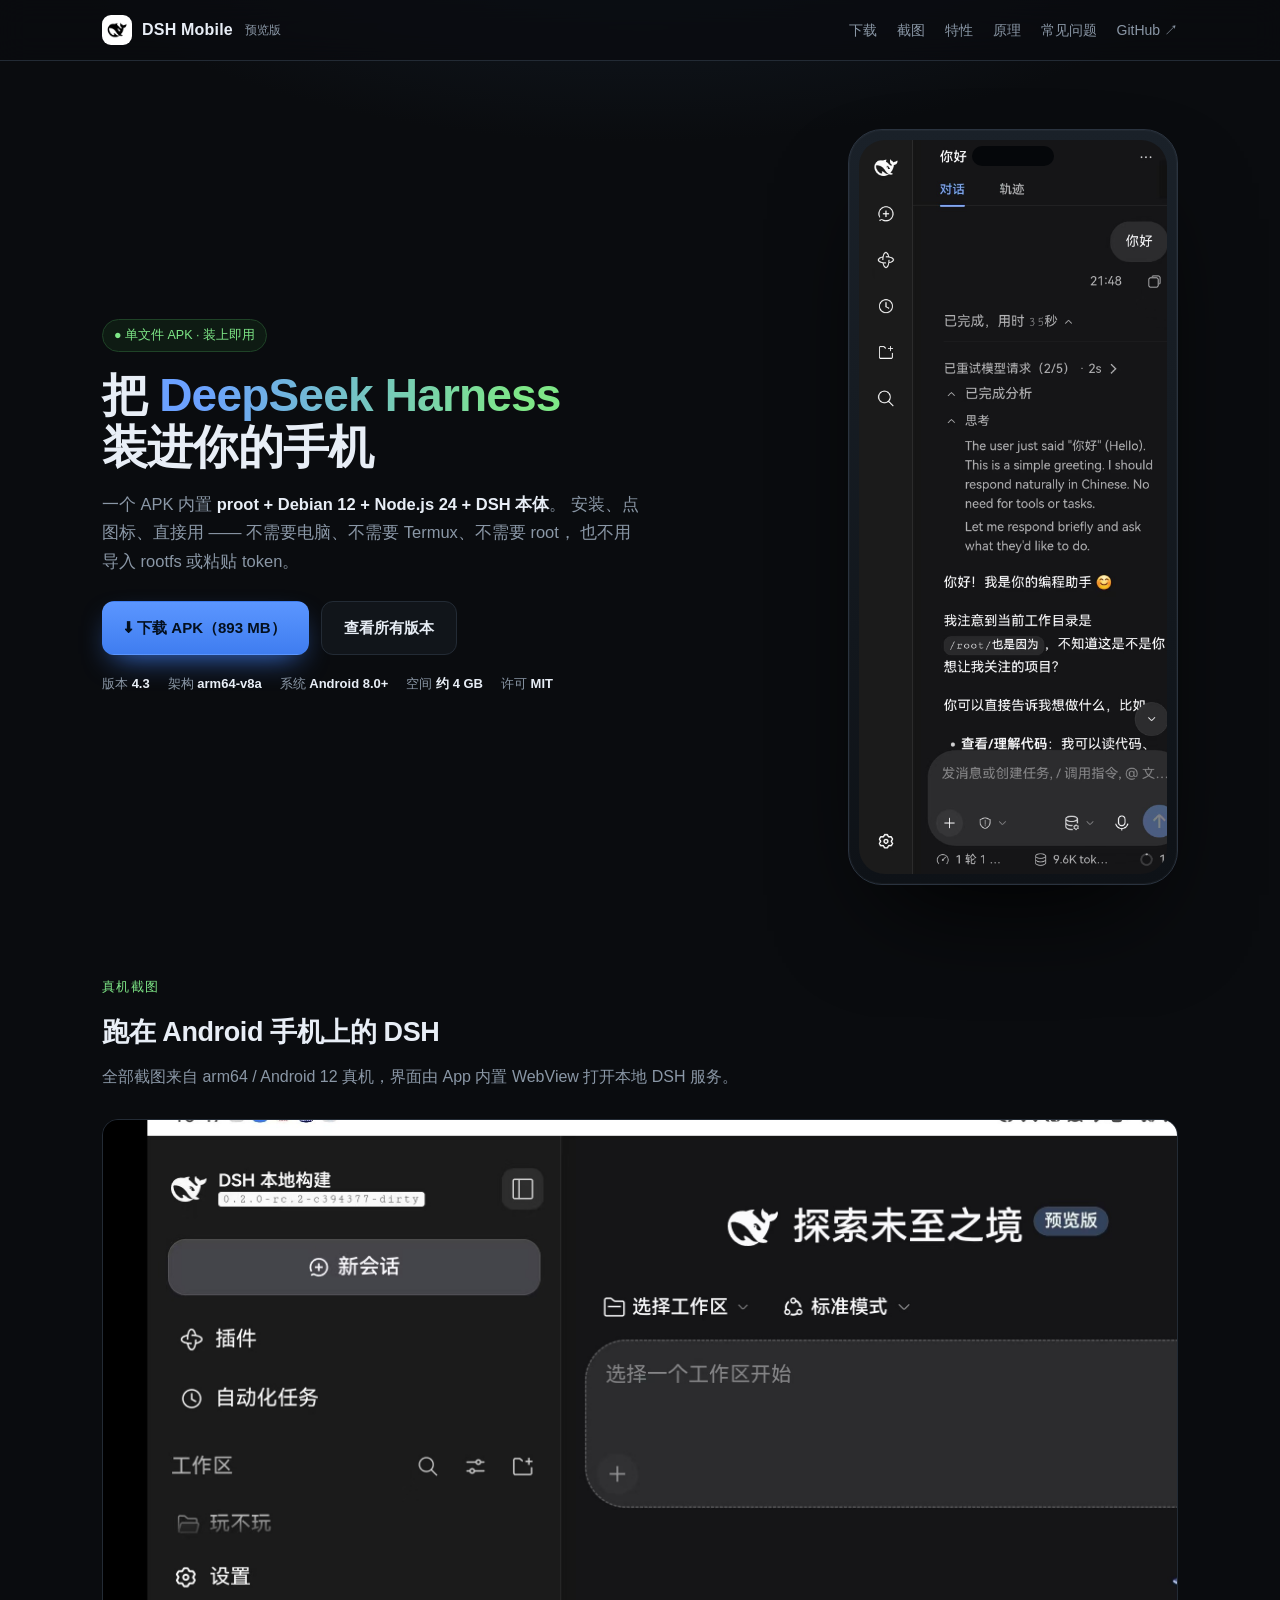
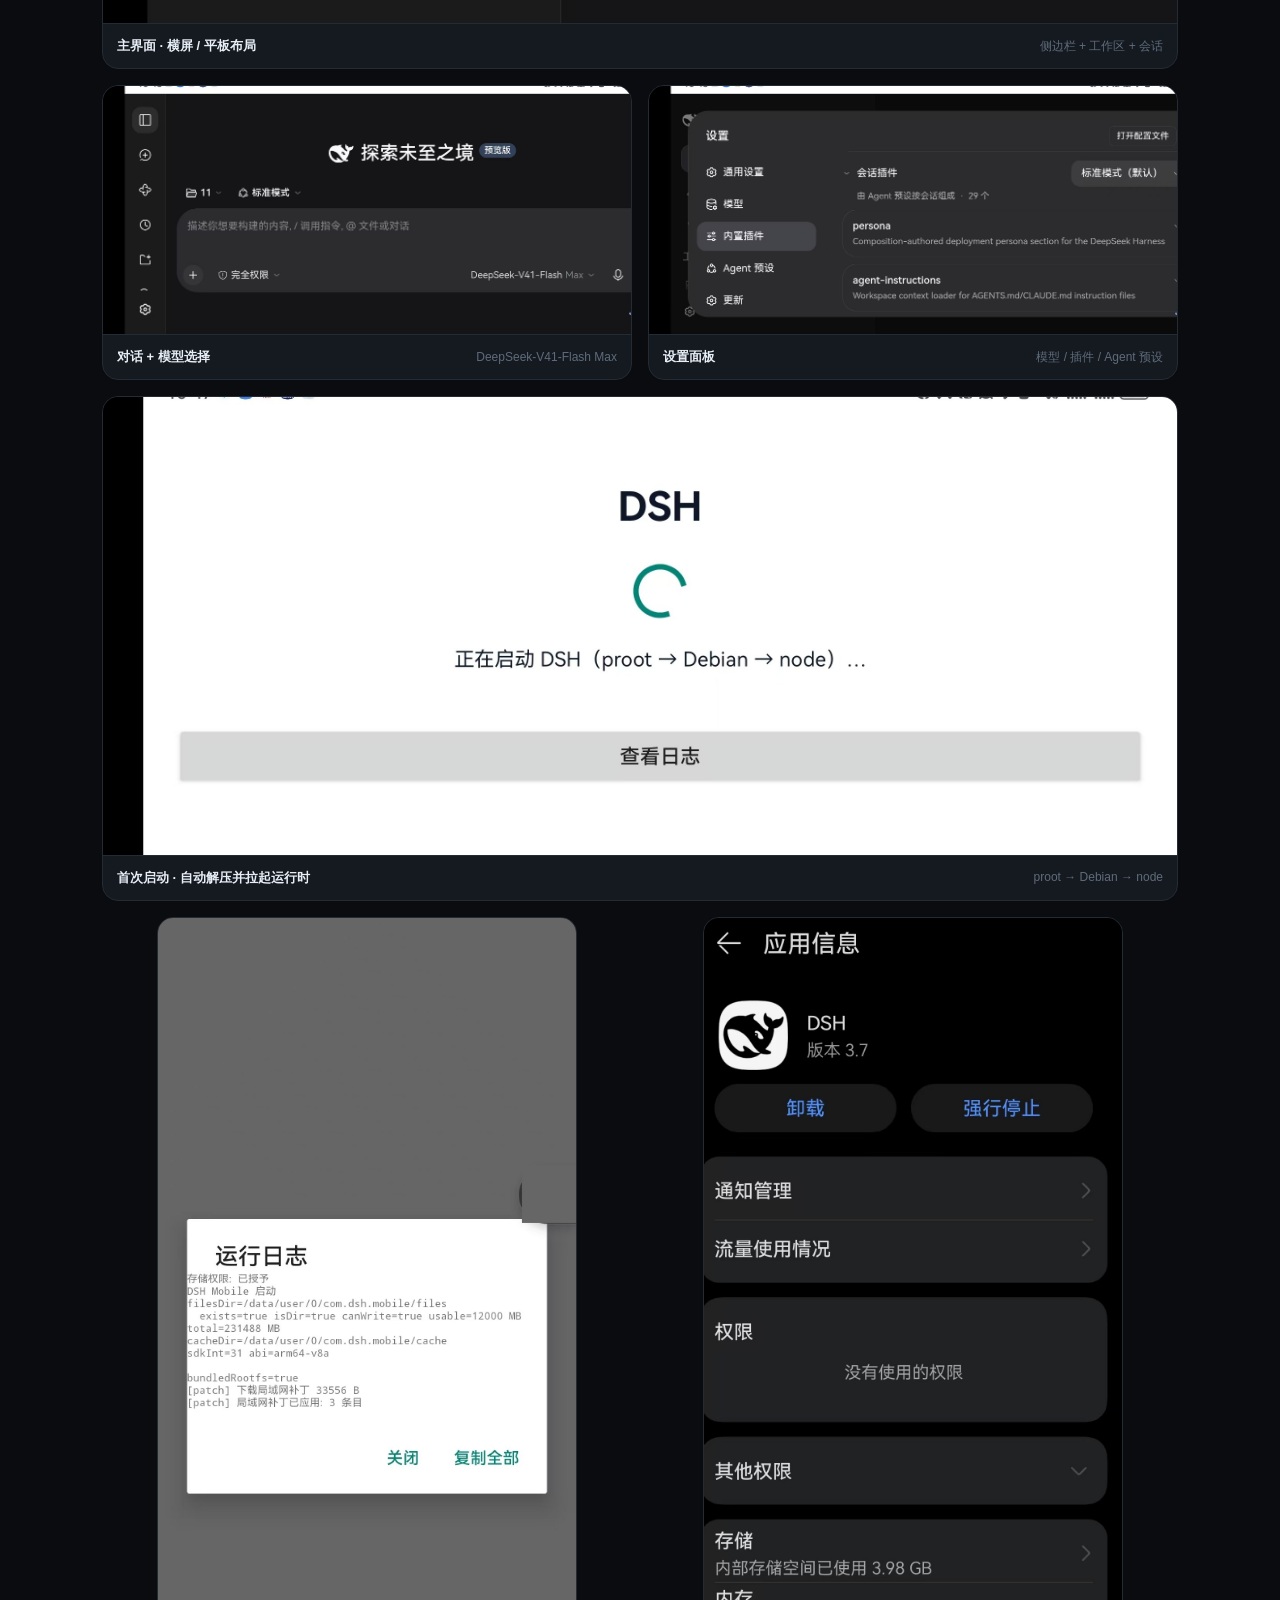
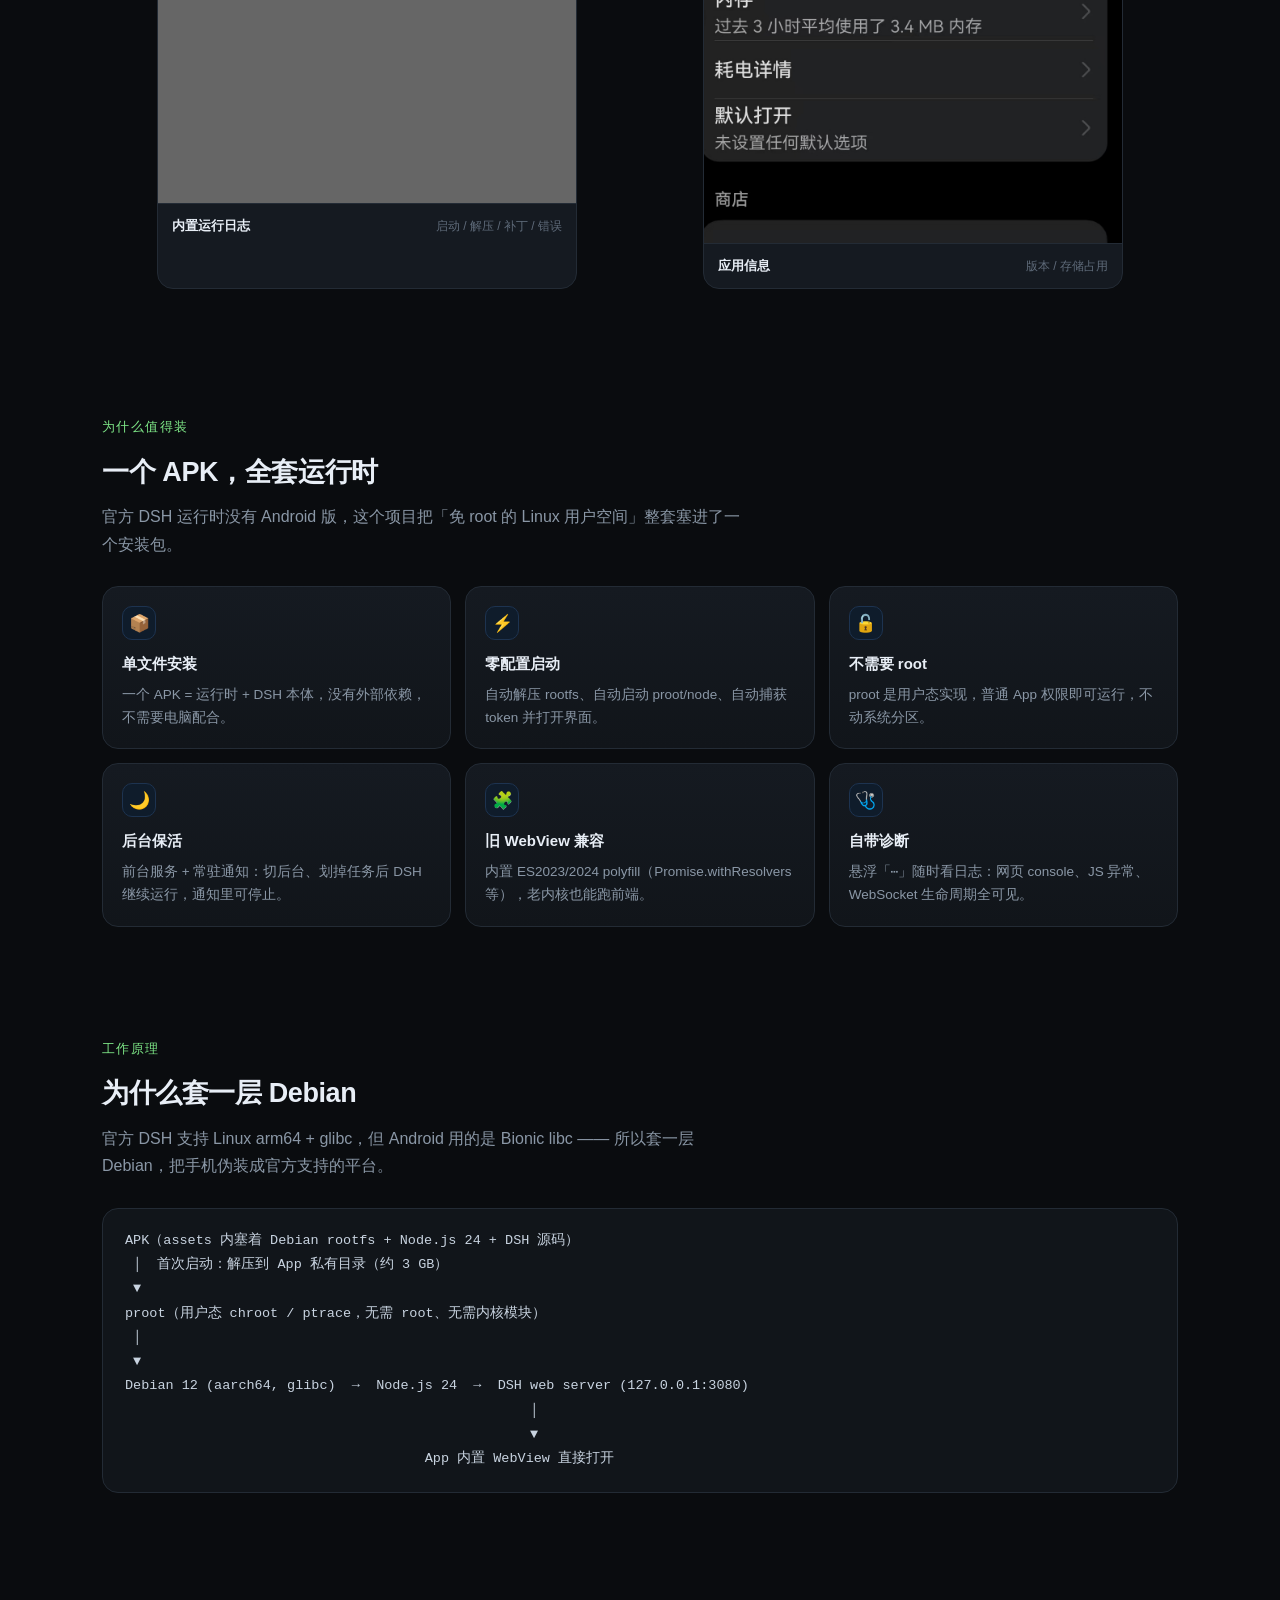
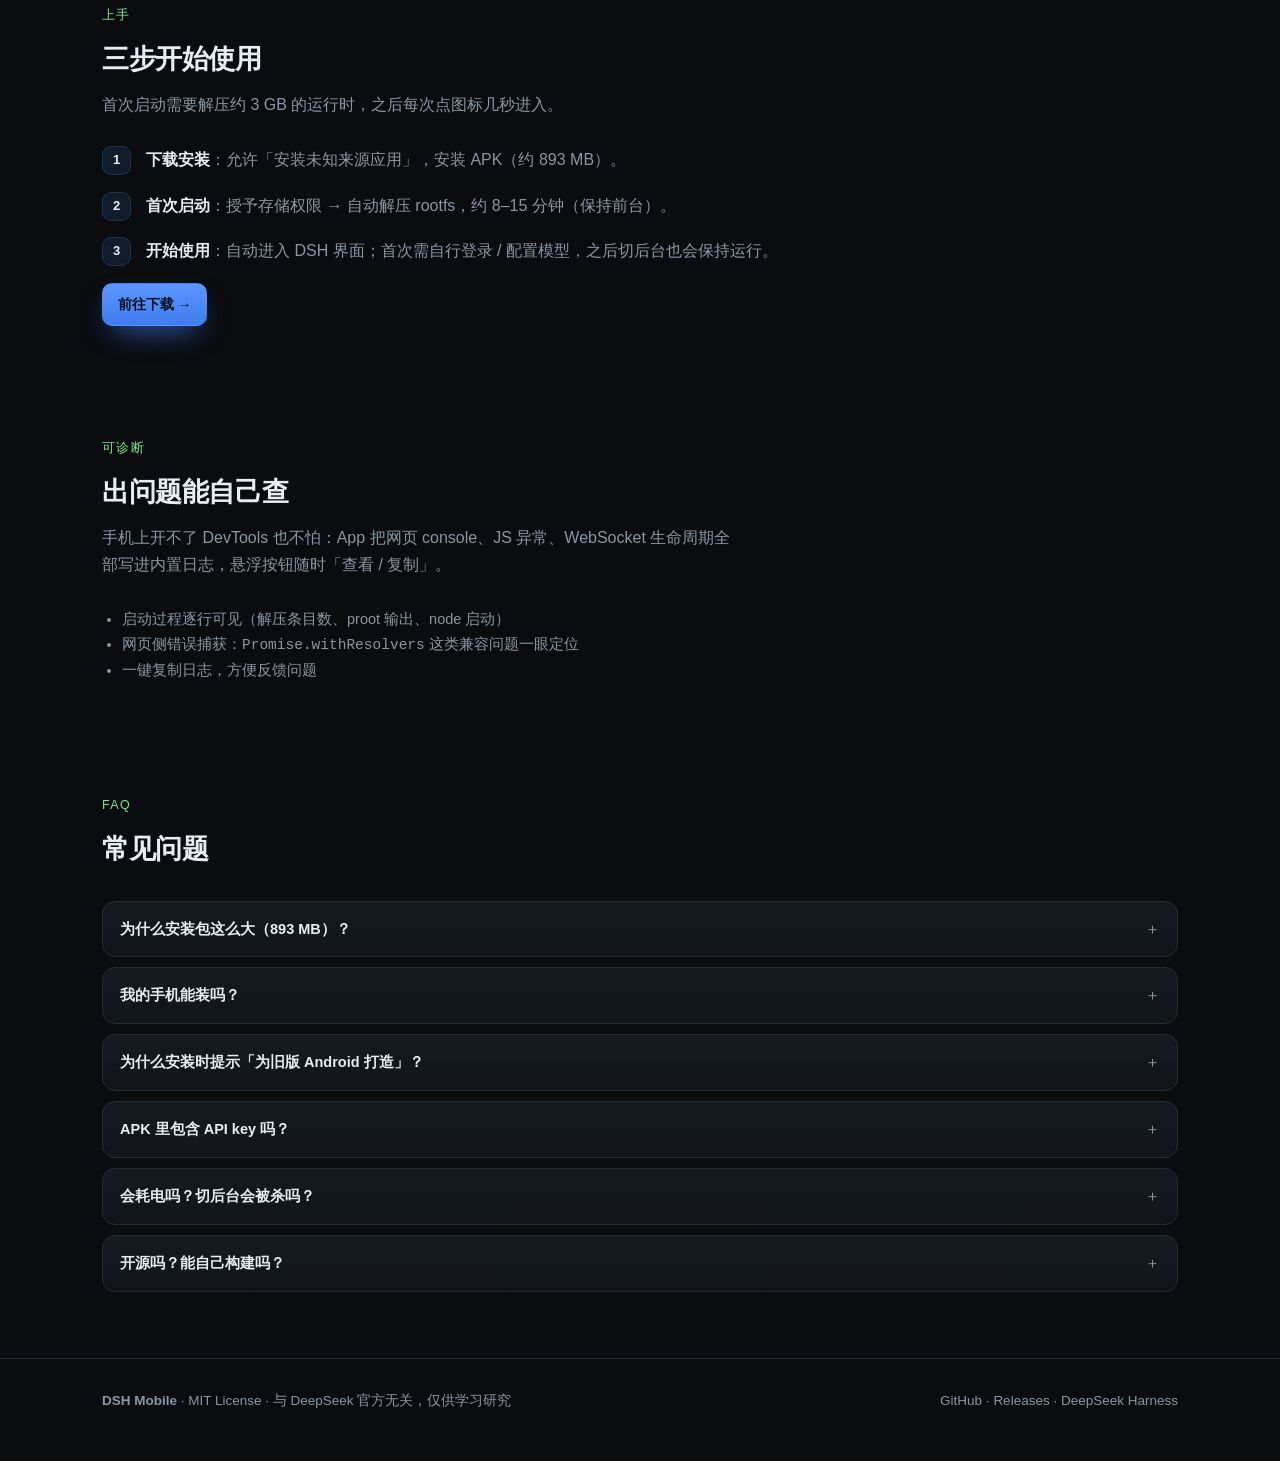
<file: index.html>
<!DOCTYPE html>
<html lang="zh-CN">
<head>
<meta charset="utf-8" />
<meta name="viewport" content="width=device-width, initial-scale=1" />
<title>DSH Mobile — 把 DeepSeek Harness 装进手机</title>
<meta name="description" content="DSH Mobile：把 DeepSeek Harness (DSH) 打包成单文件 Android APK。内置 proot + Debian 12 + Node.js 24，装上点图标即用，无需电脑、Termux 或 root。" />
<meta property="og:title" content="DSH Mobile — 把 DeepSeek Harness 装进手机" />
<meta property="og:description" content="单文件 Android APK，内置 proot + Debian 12 + Node.js 24 + DSH。无需电脑 / Termux / root。" />
<meta property="og:image" content="assets/shot-chat.jpg" />
<link rel="icon" href="assets/icon-512.png" />
<style>
  :root {
    --bg: #0a0c0f;
    --bg-soft: #11151a;
    --card: #151a21;
    --card-2: #1a212a;
    --border: #232b35;
    --text: #e8eef6;
    --muted: #8a97a6;
    --accent: #4f8cff;
    --accent-2: #7ee787;
    --max: 1120px;
    --radius: 16px;
  }
  * { box-sizing: border-box; }
  html, body { margin: 0; padding: 0; }
  body {
    background:
      radial-gradient(1100px 520px at 50% -180px, #17222f 0%, var(--bg) 62%),
      var(--bg);
    color: var(--text);
    font: 16px/1.72 -apple-system, BlinkMacSystemFont, "Segoe UI", "PingFang SC", "Hiragino Sans GB", "Microsoft YaHei", sans-serif;
    -webkit-font-smoothing: antialiased;
  }
  a { color: var(--accent); text-decoration: none; }
  a:hover { text-decoration: underline; }
  img { max-width: 100%; }
  .wrap { max-width: var(--max); margin: 0 auto; padding: 0 22px; }

  /* ── nav ───────────────────────────────────────────── */
  header.nav {
    position: sticky; top: 0; z-index: 40;
    backdrop-filter: blur(14px);
    background: rgba(10, 12, 15, .74);
    border-bottom: 1px solid var(--border);
  }
  .nav-inner { display: flex; align-items: center; justify-content: space-between; height: 60px; }
  .brand { display: flex; align-items: center; gap: 10px; font-weight: 700; color: var(--text); letter-spacing: .2px; }
  .brand img { width: 30px; height: 30px; border-radius: 9px; background: #fff; padding: 2px; }
  .brand small { color: var(--muted); font-weight: 500; font-size: 12px; margin-left: 2px; }
  .nav-links { display: flex; gap: 20px; align-items: center; font-size: 14px; }
  .nav-links a { color: var(--muted); }
  .nav-links a:hover { color: var(--text); text-decoration: none; }

  /* ── buttons ───────────────────────────────────────── */
  .btn {
    display: inline-flex; align-items: center; justify-content: center; gap: 10px;
    padding: 13px 22px; border-radius: 12px; font-weight: 650; font-size: 15px;
    border: 1px solid transparent; transition: transform .12s ease, background .15s ease, border-color .15s ease;
    white-space: nowrap;
  }
  .btn:active { transform: translateY(1px); }
  .btn-primary { background: linear-gradient(180deg, #5b96ff, #3f7df0); color: #04101f; box-shadow: 0 12px 30px -12px #3f7df0; }
  .btn-primary:hover { background: linear-gradient(180deg, #6ea3ff, #4c88f5); text-decoration: none; }
  .btn-ghost { border-color: var(--border); color: var(--text); background: var(--bg-soft); }
  .btn-ghost:hover { background: var(--card-2); text-decoration: none; }
  .btn-sm { padding: 9px 15px; font-size: 13.5px; border-radius: 10px; }

  /* ── hero ──────────────────────────────────────────── */
  .hero { padding: 68px 0 36px; }
  .hero-grid { display: grid; grid-template-columns: 1.06fr .94fr; gap: 48px; align-items: center; }
  .tag {
    display: inline-flex; align-items: center; gap: 8px;
    font-size: 12.5px; color: var(--accent-2);
    border: 1px solid #1f4327; background: #0e1b13;
    padding: 5px 11px; border-radius: 999px; margin-bottom: 18px;
  }
  h1 { font-size: 46px; line-height: 1.13; margin: 0 0 16px; letter-spacing: -.8px; }
  h1 .grad { background: linear-gradient(92deg, #6ba1ff 10%, #7ee787 90%); -webkit-background-clip: text; background-clip: text; color: transparent; }
  .lead { color: var(--muted); font-size: 16.5px; margin: 0 0 26px; max-width: 560px; }
  .lead b { color: var(--text); font-weight: 600; }
  .cta { display: flex; gap: 12px; flex-wrap: wrap; align-items: center; }
  .meta { display: flex; gap: 18px; flex-wrap: wrap; color: var(--muted); font-size: 13px; margin-top: 18px; }
  .meta b { color: var(--text); font-weight: 600; }

  /* phone mockups */
  .phone {
    position: relative; border-radius: 34px; padding: 10px;
    background: linear-gradient(180deg, #1a2129, #0e1217);
    border: 1px solid #2a333f;
    box-shadow: 0 50px 110px -40px #000, 0 0 0 1px rgba(255,255,255,.03) inset;
    max-width: 330px; margin-left: auto;
  }
  .phone::before {
    content: ""; position: absolute; top: 16px; left: 50%; transform: translateX(-50%);
    width: 82px; height: 20px; border-radius: 12px; background: #05070a; z-index: 2;
  }
  .phone img { display: block; width: 100%; border-radius: 26px; }
  .phone.small { max-width: 240px; }
  .phone.tiny { max-width: 190px; }

  /* ── sections ──────────────────────────────────────── */
  section { padding: 56px 0; }
  .eyebrow { color: var(--accent-2); font-size: 12.5px; letter-spacing: 1.4px; text-transform: uppercase; margin-bottom: 10px; }
  section h2 { font-size: 27px; margin: 0 0 8px; letter-spacing: -.4px; }
  section .sub { color: var(--muted); margin: 0 0 28px; max-width: 640px; }

  .cards { display: grid; grid-template-columns: repeat(3, 1fr); gap: 14px; }
  .card {
    background: linear-gradient(180deg, var(--card), var(--bg-soft));
    border: 1px solid var(--border); border-radius: var(--radius); padding: 19px;
    transition: border-color .15s ease, transform .15s ease;
  }
  .card:hover { border-color: #33404e; transform: translateY(-2px); }
  .card .ico {
    width: 34px; height: 34px; border-radius: 10px; display: flex; align-items: center; justify-content: center;
    background: #0f1c2b; border: 1px solid #1d3350; font-size: 17px; margin-bottom: 11px;
  }
  .card h3 { margin: 0 0 6px; font-size: 15px; }
  .card p { margin: 0; color: var(--muted); font-size: 13.5px; }

  /* ── gallery ───────────────────────────────────────── */
  .shots-wide { display: grid; grid-template-columns: 1fr 1fr; gap: 16px; margin-bottom: 16px; }
  .shot {
    position: relative; display: block;
    border: 1px solid var(--border); border-radius: var(--radius); overflow: hidden;
    background: var(--card); transition: border-color .15s ease, transform .15s ease;
  }
  .shot:hover { border-color: #3a4756; transform: translateY(-2px); }
  .shot img { display: block; width: 100%; }
  .shot .cap {
    display: flex; justify-content: space-between; align-items: center; gap: 10px;
    padding: 11px 14px; border-top: 1px solid var(--border);
    color: var(--muted); font-size: 13px;
  }
  .shot .cap b { color: var(--text); font-weight: 600; }
  .shot .cap span { color: #5f6b7a; font-size: 12px; }
  .shot-hero { margin-bottom: 16px; }

  .shots-phones { display: grid; grid-template-columns: repeat(3, 1fr); gap: 16px; margin-top: 16px; }
  .shots-phones .shot { background: transparent; border: 0; }
  .shots-phones .shot img { border: 1px solid var(--border); border-radius: 22px; }
  .shots-phones .cap { border: 0; padding: 10px 4px 0; }

  /* ── flow ──────────────────────────────────────────── */
  .flow {
    background: var(--bg-soft); border: 1px solid var(--border); border-radius: var(--radius);
    padding: 20px 22px; overflow: auto; color: #c8d3e0;
    font: 13.5px/1.8 ui-monospace, SFMono-Regular, Consolas, monospace; white-space: pre;
  }
  .two-col { display: grid; grid-template-columns: 1.15fr .85fr; gap: 30px; align-items: center; }
  .two-col.rev { grid-template-columns: .85fr 1.15fr; }

  ol.steps { counter-reset: s; list-style: none; padding: 0; margin: 0; }
  ol.steps li { position: relative; padding: 0 0 18px 44px; color: var(--muted); }
  ol.steps li:last-child { padding-bottom: 0; }
  ol.steps li::before {
    counter-increment: s; content: counter(s);
    position: absolute; left: 0; top: 0;
    width: 27px; height: 27px; border-radius: 9px;
    background: #0f1c2b; border: 1px solid #1d3350;
    color: var(--text); font-size: 13px; font-weight: 700;
    display: flex; align-items: center; justify-content: center;
  }
  ol.steps li b { color: var(--text); }

  /* ── faq ───────────────────────────────────────────── */
  details {
    background: linear-gradient(180deg, var(--card), var(--bg-soft));
    border: 1px solid var(--border); border-radius: 13px;
    padding: 15px 17px; margin-bottom: 10px;
  }
  details[open] { border-color: #33404e; }
  details summary { cursor: pointer; font-weight: 600; font-size: 14.5px; list-style: none; display: flex; justify-content: space-between; gap: 14px; }
  details summary::-webkit-details-marker { display: none; }
  details summary::after { content: "＋"; color: var(--muted); font-weight: 400; }
  details[open] summary::after { content: "－"; }
  details p { color: var(--muted); font-size: 14px; margin: 11px 0 0; }

  /* ── footer ────────────────────────────────────────── */
  footer { border-top: 1px solid var(--border); padding: 30px 0 50px; color: var(--muted); font-size: 13.5px; }
  footer .row { display: flex; justify-content: space-between; gap: 18px; flex-wrap: wrap; }
  footer a { color: var(--muted); }
  footer a:hover { color: var(--text); }

  @media (max-width: 900px) {
    .hero-grid, .two-col, .two-col.rev { grid-template-columns: 1fr; gap: 30px; }
    .phone { margin: 0 auto; }
    .cards { grid-template-columns: 1fr 1fr; }
    .shots-wide { grid-template-columns: 1fr; }
    h1 { font-size: 36px; }
  }
  @media (max-width: 620px) {
    .cards, .shots-phones { grid-template-columns: 1fr; }
    .nav-links { display: none; }
    .hero { padding-top: 44px; }
    .shots-phones .phone { max-width: 260px; margin: 0 auto; }
    section { padding: 42px 0; }
  }
</style>
</head>
<body>

<header class="nav">
  <div class="wrap nav-inner">
    <div class="brand"><img src="assets/icon-512.png" alt="" /> DSH Mobile <small>预览版</small></div>
    <nav class="nav-links">
      <a href="#download">下载</a>
      <a href="#shots">截图</a>
      <a href="#features">特性</a>
      <a href="#how">原理</a>
      <a href="#faq">常见问题</a>
      <a href="https://github.com/mutoharohfiqabcd-source/dsh-mobile" target="_blank" rel="noreferrer">GitHub ↗</a>
    </nav>
  </div>
</header>

<main>
  <!-- HERO -->
  <section class="hero">
    <div class="wrap hero-grid">
      <div>
        <div class="tag">● 单文件 APK · 装上即用</div>
        <h1>把 <span class="grad">DeepSeek Harness</span><br />装进你的手机</h1>
        <p class="lead">
          一个 APK 内置 <b>proot + Debian 12 + Node.js 24 + DSH 本体</b>。
          安装、点图标、直接用 —— 不需要电脑、不需要 Termux、不需要 root，
          也不用导入 rootfs 或粘贴 token。
        </p>
        <div class="cta" id="download">
          <a class="btn btn-primary" href="https://github.com/mutoharohfiqabcd-source/dsh-mobile/releases/latest/download/DSH-Mobile-v4.3-arm64.apk">
            ⬇ 下载 APK（893 MB）
          </a>
          <a class="btn btn-ghost" href="https://github.com/mutoharohfiqabcd-source/dsh-mobile/releases/latest" target="_blank" rel="noreferrer">
            查看所有版本
          </a>
        </div>
        <div class="meta">
          <span>版本 <b>4.3</b></span>
          <span>架构 <b>arm64-v8a</b></span>
          <span>系统 <b>Android 8.0+</b></span>
          <span>空间 <b>约 4 GB</b></span>
          <span>许可 <b>MIT</b></span>
        </div>
      </div>
      <div class="phone">
        <img src="assets/shot-chat.jpg" alt="DSH Mobile 对话界面（深色主题，思考 + 回复）" />
      </div>
    </div>
  </section>

  <!-- SCREENSHOTS -->
  <section id="shots">
    <div class="wrap">
      <div class="eyebrow">真机截图</div>
      <h2>跑在 Android 手机上的 DSH</h2>
      <p class="sub">全部截图来自 arm64 / Android 12 真机，界面由 App 内置 WebView 打开本地 DSH 服务。</p>

      <a class="shot shot-hero" href="assets/shot-home.jpg" target="_blank">
        <img src="assets/shot-home.jpg" alt="横屏 / 平板布局：侧边栏 + 会话区" />
        <div class="cap"><b>主界面 · 横屏 / 平板布局</b><span>侧边栏 + 工作区 + 会话</span></div>
      </a>

      <div class="shots-wide">
        <a class="shot" href="assets/shot-model.jpg" target="_blank">
          <img src="assets/shot-model.jpg" alt="模型选择与会话" />
          <div class="cap"><b>对话 + 模型选择</b><span>DeepSeek-V41-Flash Max</span></div>
        </a>
        <a class="shot" href="assets/shot-settings.jpg" target="_blank">
          <img src="assets/shot-settings.jpg" alt="设置面板" />
          <div class="cap"><b>设置面板</b><span>模型 / 插件 / Agent 预设</span></div>
        </a>
      </div>

      <a class="shot shot-hero" href="assets/shot-splash.jpg" target="_blank" style="margin-top:16px">
        <img src="assets/shot-splash.jpg" alt="启动画面：proot → Debian → node" />
        <div class="cap"><b>首次启动 · 自动解压并拉起运行时</b><span>proot → Debian → node</span></div>
      </a>

      <div class="shots-wide">
        <a class="shot" href="assets/shot-log.jpg" target="_blank" style="max-width:420px;justify-self:center">
          <img src="assets/shot-log.jpg" alt="内置运行日志" />
          <div class="cap"><b>内置运行日志</b><span>启动 / 解压 / 补丁 / 错误</span></div>
        </a>
        <a class="shot" href="assets/shot-appinfo.jpg" target="_blank" style="max-width:420px;justify-self:center">
          <img src="assets/shot-appinfo.jpg" alt="应用信息：DSH 版本与存储占用" />
          <div class="cap"><b>应用信息</b><span>版本 / 存储占用</span></div>
        </a>
      </div>
    </div>
  </section>

  <!-- FEATURES -->
  <section id="features">
    <div class="wrap">
      <div class="eyebrow">为什么值得装</div>
      <h2>一个 APK，全套运行时</h2>
      <p class="sub">官方 DSH 运行时没有 Android 版，这个项目把「免 root 的 Linux 用户空间」整套塞进了一个安装包。</p>
      <div class="cards">
        <div class="card">
          <div class="ico">📦</div>
          <h3>单文件安装</h3>
          <p>一个 APK = 运行时 + DSH 本体，没有外部依赖，不需要电脑配合。</p>
        </div>
        <div class="card">
          <div class="ico">⚡</div>
          <h3>零配置启动</h3>
          <p>自动解压 rootfs、自动启动 proot/node、自动捕获 token 并打开界面。</p>
        </div>
        <div class="card">
          <div class="ico">🔓</div>
          <h3>不需要 root</h3>
          <p>proot 是用户态实现，普通 App 权限即可运行，不动系统分区。</p>
        </div>
        <div class="card">
          <div class="ico">🌙</div>
          <h3>后台保活</h3>
          <p>前台服务 + 常驻通知：切后台、划掉任务后 DSH 继续运行，通知里可停止。</p>
        </div>
        <div class="card">
          <div class="ico">🧩</div>
          <h3>旧 WebView 兼容</h3>
          <p>内置 ES2023/2024 polyfill（Promise.withResolvers 等），老内核也能跑前端。</p>
        </div>
        <div class="card">
          <div class="ico">🩺</div>
          <h3>自带诊断</h3>
          <p>悬浮「⋯」随时看日志：网页 console、JS 异常、WebSocket 生命周期全可见。</p>
        </div>
      </div>
    </div>
  </section>

  <!-- HOW -->
  <section id="how">
    <div class="wrap">
      <div class="eyebrow">工作原理</div>
      <h2>为什么套一层 Debian</h2>
      <p class="sub">官方 DSH 支持 Linux arm64 + glibc，但 Android 用的是 Bionic libc —— 所以套一层 Debian，把手机伪装成官方支持的平台。</p>
      <div class="flow">APK（assets 内塞着 Debian rootfs + Node.js 24 + DSH 源码）
 │  首次启动：解压到 App 私有目录（约 3 GB）
 ▼
proot（用户态 chroot / ptrace，无需 root、无需内核模块）
 │
 ▼
Debian 12 (aarch64, glibc)  →  Node.js 24  →  DSH web server (127.0.0.1:3080)
                                                  │
                                                  ▼
                                     App 内置 WebView 直接打开</div>
    </div>
  </section>

  <!-- INSTALL -->
  <section>
    <div class="wrap">
      <div>
        <div class="eyebrow">上手</div>
        <h2>三步开始使用</h2>
        <p class="sub">首次启动需要解压约 3 GB 的运行时，之后每次点图标几秒进入。</p>
        <ol class="steps">
          <li><b>下载安装</b>：允许「安装未知来源应用」，安装 APK（约 893 MB）。</li>
          <li><b>首次启动</b>：授予存储权限 → 自动解压 rootfs，约 8–15 分钟（保持前台）。</li>
          <li><b>开始使用</b>：自动进入 DSH 界面；首次需自行登录 / 配置模型，之后切后台也会保持运行。</li>
        </ol>
        <div style="height:18px"></div>
        <a class="btn btn-primary btn-sm" href="https://github.com/mutoharohfiqabcd-source/dsh-mobile/releases/latest">前往下载 →</a>
      </div>
    </div>
  </section>

  <!-- DIAGNOSTICS -->
  <section>
    <div class="wrap">
      <div class="eyebrow">可诊断</div>
      <h2>出问题能自己查</h2>
      <p class="sub">手机上开不了 DevTools 也不怕：App 把网页 console、JS 异常、WebSocket 生命周期全部写进内置日志，悬浮按钮随时「查看 / 复制」。</p>
      <ul style="color:var(--muted);font-size:14.5px;padding-left:20px;margin:0">
        <li>启动过程逐行可见（解压条目数、proot 输出、node 启动）</li>
        <li>网页侧错误捕获：<code>Promise.withResolvers</code> 这类兼容问题一眼定位</li>
        <li>一键复制日志，方便反馈问题</li>
      </ul>
    </div>
  </section>

  <!-- FAQ -->
  <section id="faq">
    <div class="wrap">
      <div class="eyebrow">FAQ</div>
      <h2>常见问题</h2>
      <p class="sub"></p>

      <details>
        <summary>为什么安装包这么大（893 MB）？</summary>
        <p>里面是完整的 Debian 12 用户空间 + Node.js 24 + DSH 及其依赖。Android 的 libc 与官方 Linux 运行时二进制不兼容，必须自带一整套 glibc 环境。</p>
      </details>

      <details>
        <summary>我的手机能装吗？</summary>
        <p>需要 arm64（绝大多数 2019 年后的安卓机）、Android 8.0+、约 4 GB 空闲存储。x86 模拟器不支持。</p>
      </details>

      <details>
        <summary>为什么安装时提示「为旧版 Android 打造」？</summary>
        <p>项目刻意把 targetSdk 定在 28 —— Android 10+ 禁止普通应用从私有目录执行二进制 / 加载动态库，而 proot 和它的 loader 都在私有目录里。这是 Termux 同款的历史豁免。</p>
      </details>

      <details>
        <summary>APK 里包含 API key 吗？</summary>
        <p>不包含。任何 Key / 账号 / 会话数据都是你自己的，首次使用需要在 DSH 里自行登录或配置模型。</p>
      </details>

      <details>
        <summary>会耗电吗？切后台会被杀吗？</summary>
        <p>proot 有 10–30% 性能开销，后台常驻会增加耗电；App 用前台服务保活，切后台 / 划掉任务后 DSH 继续运行。长期挂后台建议把 App 加入电池优化白名单。</p>
      </details>

      <details>
        <summary>开源吗？能自己构建吗？</summary>
        <p>MIT 许可。源码、构建脚本、rootfs 制作脚本和 15 条踩坑记录都在 <a href="https://github.com/mutoharohfiqabcd-source/dsh-mobile" target="_blank" rel="noreferrer">GitHub 仓库</a> 里。</p>
      </details>
    </div>
  </section>
</main>

<footer>
  <div class="wrap row">
    <div><b>DSH Mobile</b> · MIT License · 与 DeepSeek 官方无关，仅供学习研究</div>
    <div>
      <a href="https://github.com/mutoharohfiqabcd-source/dsh-mobile" target="_blank" rel="noreferrer">GitHub</a> ·
      <a href="https://github.com/mutoharohfiqabcd-source/dsh-mobile/releases" target="_blank" rel="noreferrer">Releases</a> ·
      <a href="https://github.com/deepseek-ai/deepseek-harness" target="_blank" rel="noreferrer">DeepSeek Harness</a>
    </div>
  </div>
</footer>

</body>
</html>
</file>
